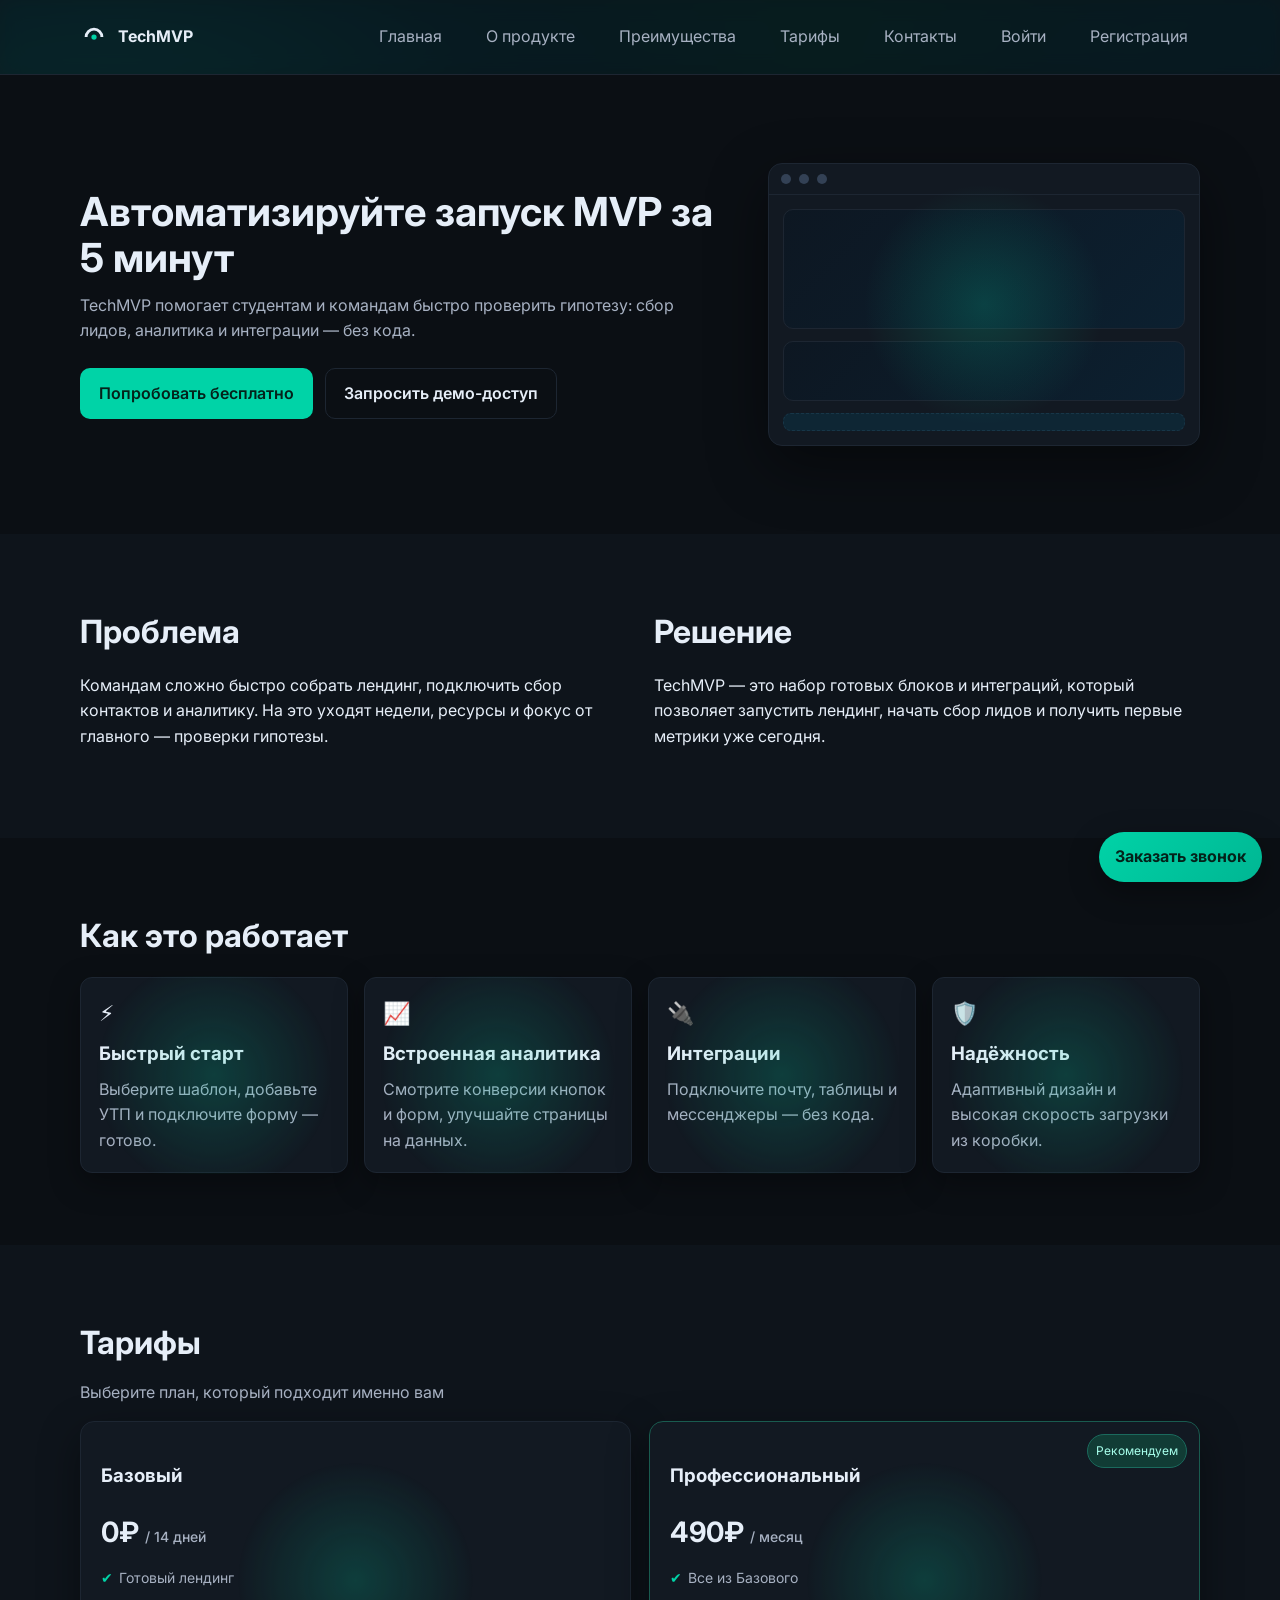
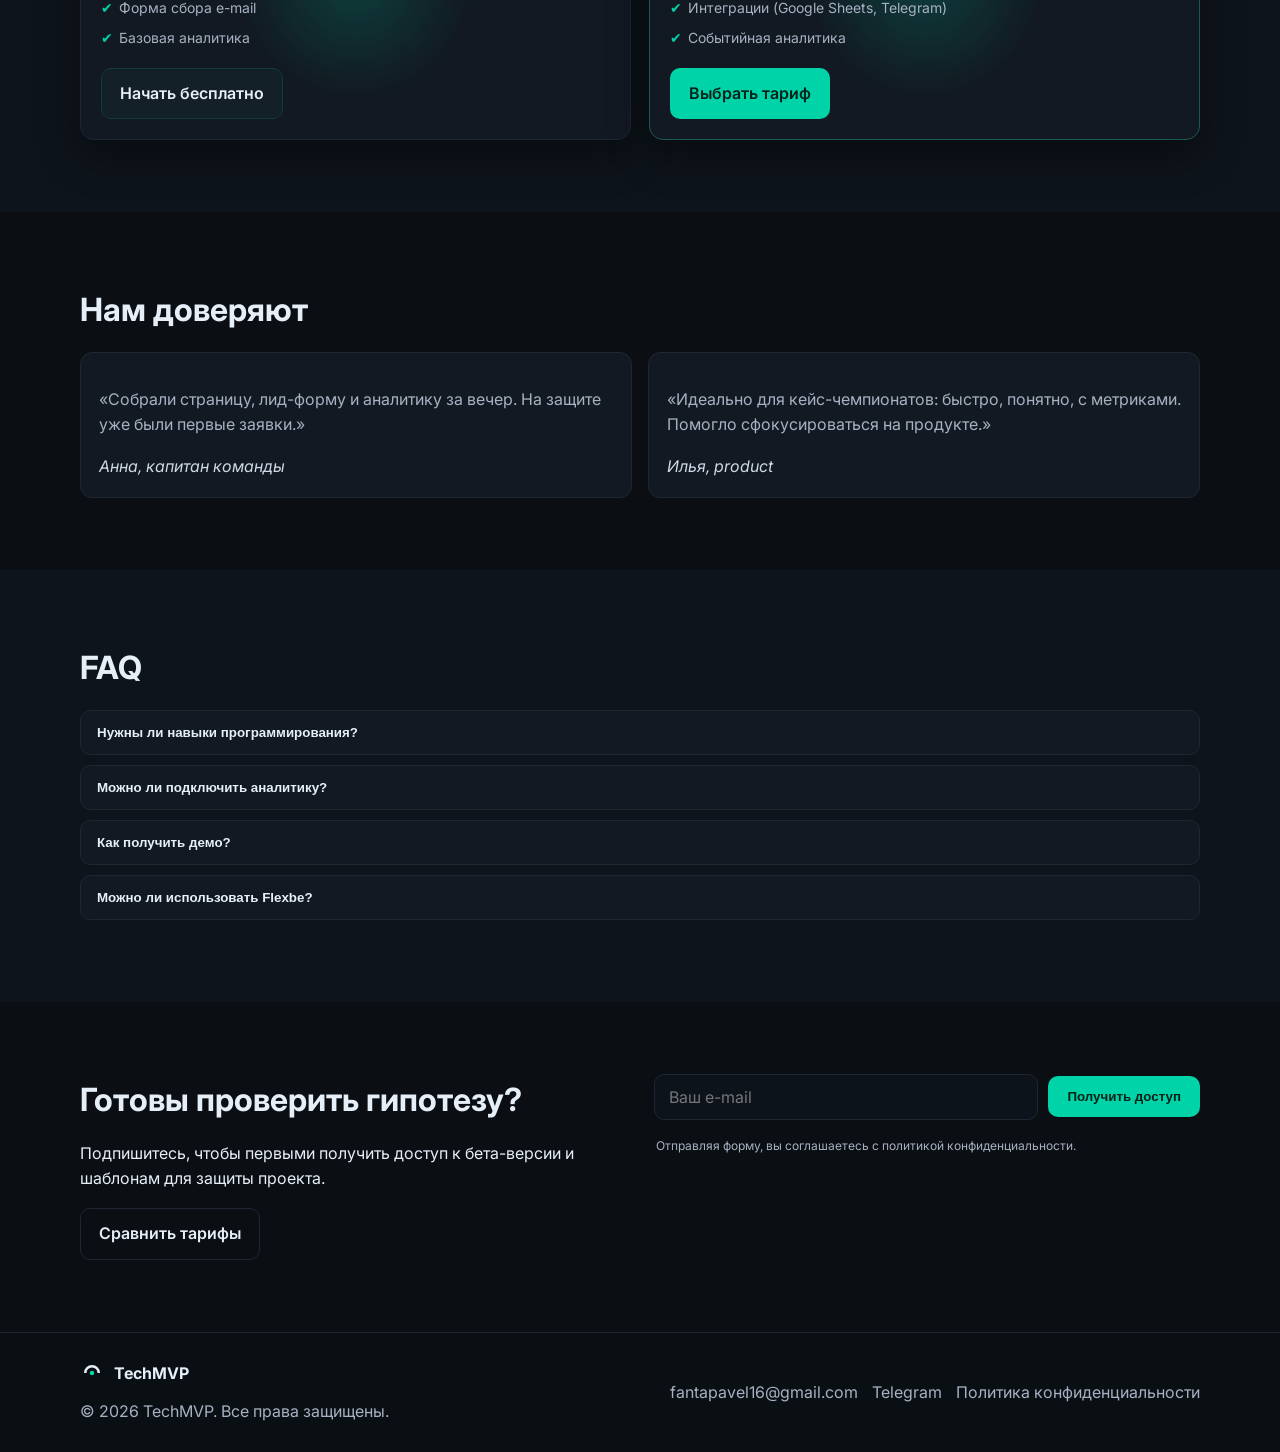
<file: index.html>
<!DOCTYPE html>
<html lang="ru">
  <head>
    <meta charset="utf-8" />
    <meta name="viewport" content="width=device-width, initial-scale=1" />
    <title>TechMVP — Технологический стартап</title>
    <meta name="description" content="TechMVP — запускайте и проверяйте гипотезы быстрее: автоматизация, аналитика и первые пользователи за 5 минут." />
    <link rel="preconnect" href="https://fonts.googleapis.com" />
    <link rel="preconnect" href="https://fonts.gstatic.com" crossorigin />
    <link href="https://fonts.googleapis.com/css2?family=Inter:wght@400;500;600;700&display=swap" rel="stylesheet" />
    <link rel="stylesheet" href="styles.css" />
  </head>
  <body>
    <div class="bg-3d"></div>
    <a class="skip-link" href="#main">Перейти к содержанию</a>

    <header class="header" id="header">
      <div class="container header__inner">
        <a href="#hero" class="logo" aria-label="TechMVP">
          <svg width="28" height="28" viewBox="0 0 24 24" fill="none" aria-hidden="true">
            <path d="M4 12a8 8 0 1 1 16 0l-2.5 0A5.5 5.5 0 1 0 6.5 12H4z" fill="currentColor"/>
            <circle cx="12" cy="12" r="2.25" fill="#00D3A7"/>
          </svg>
          <span>TechMVP</span>
        </a>

        <button class="nav-toggle" aria-controls="nav" aria-expanded="false" aria-label="Открыть меню">
          <span></span><span></span><span></span>
        </button>

        <nav class="nav" id="nav">
          <a href="#hero">Главная</a>
          <a href="#about">О продукте</a>
          <a href="#benefits">Преимущества</a>
          <a href="#pricing">Тарифы</a>
          <a href="#contacts">Контакты</a>
          <a href="/login.php">Войти</a>
          <a href="/register.php">Регистрация</a>
        </nav>
      </div>
    </header>

    <main id="main">
      <!-- Hero Section -->
      <section class="section hero" id="hero" aria-label="Первый экран">
        <div class="container hero__inner">
          <div class="hero__content">
            <h1 class="hero__title">Автоматизируйте запуск MVP за 5 минут</h1>
            <p class="hero__subtitle">TechMVP помогает студентам и командам быстро проверить гипотезу: сбор лидов, аналитика и интеграции — без кода.</p>
            <div class="hero__cta">
              <a href="#signup" class="button button--primary">Попробовать бесплатно</a>
              <a href="#demo" class="button button--ghost">Запросить демо-доступ</a>
            </div>
          </div>
          <div class="hero__visual scene" aria-hidden="true">
            <div class="mockup" data-tilt>
              <span class="glow"></span>
              <div class="mockup__top">
                <span></span><span></span><span></span>
              </div>
              <div class="mockup__body">
                <div class="mockup__card"></div>
                <div class="mockup__card mockup__card--alt"></div>
                <div class="mockup__rows"></div>
              </div>
            </div>
          </div>
        </div>
      </section>

      <!-- Problem / Solution -->
      <section class="section section--alt" id="about" aria-label="Проблема и решение">
        <div class="container grid-2">
          <div>
            <h2>Проблема</h2>
            <p>Командам сложно быстро собрать лендинг, подключить сбор контактов и аналитику. На это уходят недели, ресурсы и фокус от главного — проверки гипотезы.</p>
          </div>
          <div>
            <h2>Решение</h2>
            <p>TechMVP — это набор готовых блоков и интеграций, который позволяет запустить лендинг, начать сбор лидов и получить первые метрики уже сегодня.</p>
          </div>
        </div>
      </section>

      <!-- How it works / Benefits -->
      <section class="section" id="benefits" aria-label="Как это работает">
        <div class="container">
          <h2>Как это работает</h2>
          <div class="cards">
            <div class="card scene" data-tilt>
              <span class="glow"></span>
              <div class="card__icon">⚡</div>
              <h3>Быстрый старт</h3>
              <p>Выберите шаблон, добавьте УТП и подключите форму — готово.</p>
            </div>
            <div class="card scene" data-tilt>
              <span class="glow"></span>
              <div class="card__icon">📈</div>
              <h3>Встроенная аналитика</h3>
              <p>Смотрите конверсии кнопок и форм, улучшайте страницы на данных.</p>
            </div>
            <div class="card scene" data-tilt>
              <span class="glow"></span>
              <div class="card__icon">🔌</div>
              <h3>Интеграции</h3>
              <p>Подключите почту, таблицы и мессенджеры — без кода.</p>
            </div>
            <div class="card scene" data-tilt>
              <span class="glow"></span>
              <div class="card__icon">🛡️</div>
              <h3>Надёжность</h3>
              <p>Адаптивный дизайн и высокая скорость загрузки из коробки.</p>
            </div>
          </div>
        </div>
      </section>

      <!-- Pricing -->
      <section class="section section--alt" id="pricing" aria-label="Тарифы">
        <div class="container">
          <h2>Тарифы</h2>
          <p class="section__lead">Выберите план, который подходит именно вам</p>
          <div class="pricing">
            <div class="plan scene" data-tilt>
              <span class="glow"></span>
              <h3>Базовый</h3>
              <div class="price">0₽ <span>/ 14 дней</span></div>
              <ul class="features">
                <li>Готовый лендинг</li>
                <li>Форма сбора e-mail</li>
                <li>Базовая аналитика</li>
              </ul>
              <a href="#signup" class="button button--secondary">Начать бесплатно</a>
            </div>
            <div class="plan plan--pro scene" data-tilt>
              <span class="glow"></span>
              <div class="badge">Рекомендуем</div>
              <h3>Профессиональный</h3>
              <div class="price">490₽ <span>/ месяц</span></div>
              <ul class="features">
                <li>Все из Базового</li>
                <li>Интеграции (Google Sheets, Telegram)</li>
                <li>Событийная аналитика</li>
              </ul>
              <a href="#signup" class="button button--primary">Выбрать тариф</a>
            </div>
          </div>
        </div>
      </section>

      <!-- Social Proof -->
      <section class="section" id="social" aria-label="Социальное доказательство">
        <div class="container">
          <h2>Нам доверяют</h2>
          <div class="testimonials">
            <blockquote class="testimonial">
              <p>«Собрали страницу, лид-форму и аналитику за вечер. На защите уже были первые заявки.»</p>
              <cite>Анна, капитан команды</cite>
            </blockquote>
            <blockquote class="testimonial">
              <p>«Идеально для кейс-чемпионатов: быстро, понятно, с метриками. Помогло сфокусироваться на продукте.»</p>
              <cite>Илья, product</cite>
            </blockquote>
          </div>
        </div>
      </section>

      <!-- FAQ -->
      <section class="section section--alt" id="faq" aria-label="Частые вопросы">
        <div class="container">
          <h2>FAQ</h2>
          <div class="accordion" data-accordion>
            <div class="accordion__item">
              <button class="accordion__trigger">Нужны ли навыки программирования?</button>
              <div class="accordion__content"><p>Нет. Готовые блоки и формы позволяют запустить лендинг без кода.</p></div>
            </div>
            <div class="accordion__item">
              <button class="accordion__trigger">Можно ли подключить аналитику?</button>
              <div class="accordion__content"><p>Да. Событийная аналитика и конверсии форм доступны в Про-плане.</p></div>
            </div>
            <div class="accordion__item">
              <button class="accordion__trigger">Как получить демо?</button>
              <div class="accordion__content"><p>Нажмите «Запросить демо-доступ» и оставьте e-mail, мы свяжемся.</p></div>
            </div>
            <div class="accordion__item">
              <button class="accordion__trigger">Можно ли использовать Flexbe?</button>
              <div class="accordion__content"><p>Да. Структура блоков оптимизирована под быстрое воссоздание на Flexbe.</p></div>
            </div>
          </div>
        </div>
      </section>

      <!-- Final CTA + Signup -->
      <section class="section" id="signup" aria-label="Финальный призыв к действию">
        <div class="container grid-2">
          <div>
            <h2>Готовы проверить гипотезу?</h2>
            <p>Подпишитесь, чтобы первыми получить доступ к бета-версии и шаблонам для защиты проекта.</p>
            <a href="#pricing" class="button button--ghost">Сравнить тарифы</a>
          </div>
          <form class="form" action="https://formspree.io/f/mqazgkzb" method="POST">
            <label class="sr-only" for="email">Ваш e-mail</label>
            <input id="email" name="email" type="email" placeholder="Ваш e-mail" required />
            <button type="submit" class="button button--primary">Получить доступ</button>
            <p class="form__hint">Отправляя форму, вы соглашаетесь с <a href="/privacy.html">политикой конфиденциальности</a>.</p>
          </form>
        </div>
      </section>
    </main>

    <footer class="footer" id="contacts">
      <div class="container footer__inner">
        <div class="footer__brand">
          <a href="#hero" class="logo" aria-label="TechMVP">
            <svg width="24" height="24" viewBox="0 0 24 24" fill="none" aria-hidden="true">
              <path d="M4 12a8 8 0 1 1 16 0l-2.5 0A5.5 5.5 0 1 0 6.5 12H4z" fill="currentColor"/>
              <circle cx="12" cy="12" r="2.25" fill="#00D3A7"/>
            </svg>
            <span>TechMVP</span>
          </a>
          <p>© <span id="year"></span> TechMVP. Все права защищены.</p>
        </div>
        <div class="footer__links">
          <a href="mailto:team@example.com">fantapavel16@gmail.com</a>
          <a href="https://t.me/pb_bunny" target="_blank" rel="noopener">Telegram</a>
          <a href="#privacy">Политика конфиденциальности</a>
        </div>
      </div>
    </footer>

    <!-- Floating CTA -->
    <a href="https://t.me/pb_bunny" class="float-cta" target="_blank" rel="noopener" aria-label="Заказать звонок">Заказать звонок</a>

    <script src="script.js"></script>
  </body>
  </html>
</file>
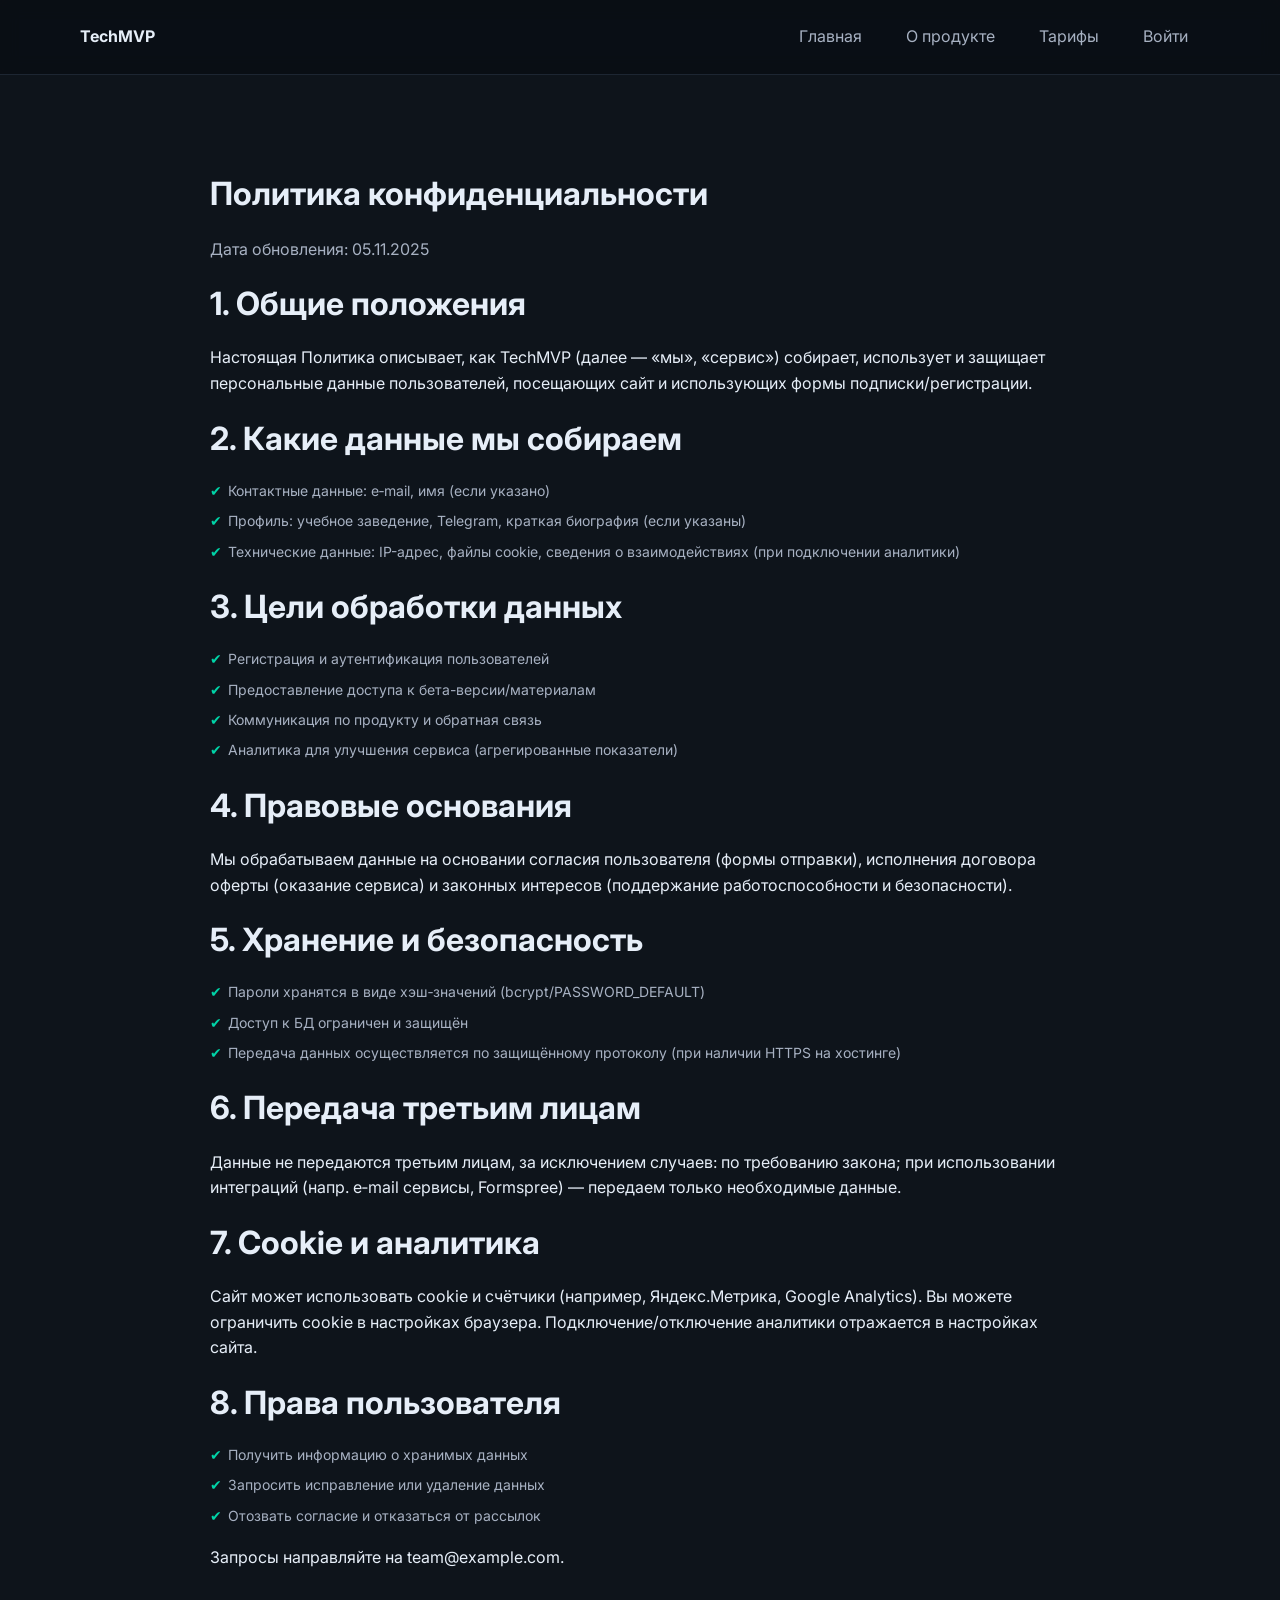
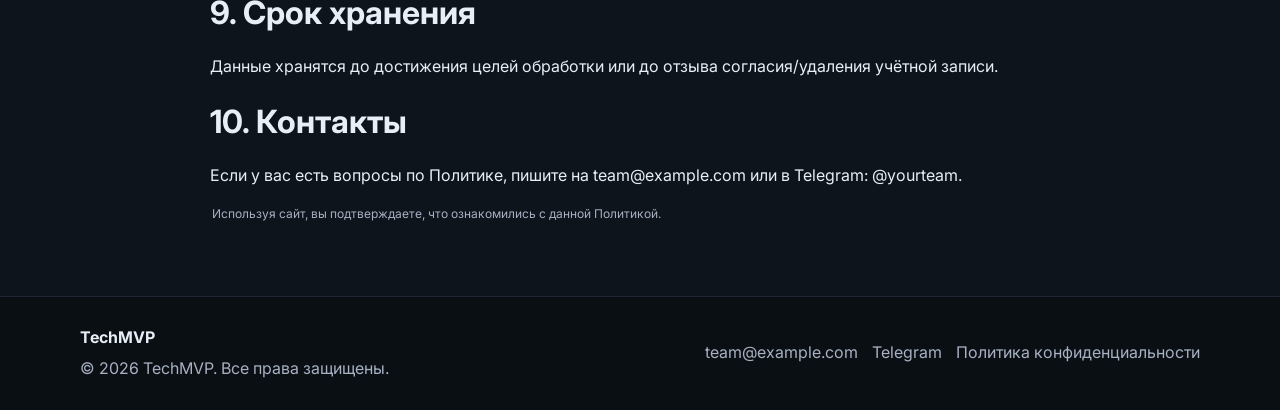
<file: privacy.html>
<!DOCTYPE html>
<html lang="ru">
  <head>
    <meta charset="utf-8" />
    <meta name="viewport" content="width=device-width, initial-scale=1" />
    <title>Политика конфиденциальности — TechMVP</title>
    <meta name="description" content="Политика конфиденциальности TechMVP: как мы собираем, используем и защищаем ваши данные." />
    <meta property="og:title" content="Политика конфиденциальности — TechMVP" />
    <meta property="og:description" content="Как мы собираем, используем и защищаем ваши данные." />
    <meta property="og:type" content="article" />
    <meta property="og:url" content="/privacy.html" />
    <link rel="preconnect" href="https://fonts.googleapis.com" />
    <link rel="preconnect" href="https://fonts.gstatic.com" crossorigin />
    <link href="https://fonts.googleapis.com/css2?family=Inter:wght@400;500;600;700&display=swap" rel="stylesheet" />
    <link rel="stylesheet" href="styles.css" />
  </head>
  <body>
    <header class="header">
      <div class="container header__inner">
        <a href="/index.php" class="logo" aria-label="TechMVP">TechMVP</a>
        <nav class="nav">
          <a href="/index.php#hero">Главная</a>
          <a href="/index.php#about">О продукте</a>
          <a href="/index.php#pricing">Тарифы</a>
          <a href="/login.php">Войти</a>
        </nav>
      </div>
    </header>

    <main class="section section--alt">
      <div class="container" style="max-width:860px;">
        <h1>Политика конфиденциальности</h1>
        <p class="section__lead">Дата обновления: 05.11.2025</p>

        <h2>1. Общие положения</h2>
        <p>Настоящая Политика описывает, как TechMVP (далее — «мы», «сервис») собирает, использует и защищает персональные данные пользователей, посещающих сайт и использующих формы подписки/регистрации.</p>

        <h2>2. Какие данные мы собираем</h2>
        <ul class="features">
          <li>Контактные данные: e‑mail, имя (если указано)</li>
          <li>Профиль: учебное заведение, Telegram, краткая биография (если указаны)</li>
          <li>Технические данные: IP-адрес, файлы cookie, сведения о взаимодействиях (при подключении аналитики)</li>
        </ul>

        <h2>3. Цели обработки данных</h2>
        <ul class="features">
          <li>Регистрация и аутентификация пользователей</li>
          <li>Предоставление доступа к бета-версии/материалам</li>
          <li>Коммуникация по продукту и обратная связь</li>
          <li>Аналитика для улучшения сервиса (агрегированные показатели)</li>
        </ul>

        <h2>4. Правовые основания</h2>
        <p>Мы обрабатываем данные на основании согласия пользователя (формы отправки), исполнения договора оферты (оказание сервиса) и законных интересов (поддержание работоспособности и безопасности).</p>

        <h2>5. Хранение и безопасность</h2>
        <ul class="features">
          <li>Пароли хранятся в виде хэш‑значений (bcrypt/PASSWORD_DEFAULT)</li>
          <li>Доступ к БД ограничен и защищён</li>
          <li>Передача данных осуществляется по защищённому протоколу (при наличии HTTPS на хостинге)</li>
        </ul>

        <h2>6. Передача третьим лицам</h2>
        <p>Данные не передаются третьим лицам, за исключением случаев: по требованию закона; при использовании интеграций (напр. e‑mail сервисы, Formspree) — передаем только необходимые данные.</p>

        <h2>7. Cookie и аналитика</h2>
        <p>Сайт может использовать cookie и счётчики (например, Яндекс.Метрика, Google Analytics). Вы можете ограничить cookie в настройках браузера. Подключение/отключение аналитики отражается в настройках сайта.</p>

        <h2>8. Права пользователя</h2>
        <ul class="features">
          <li>Получить информацию о хранимых данных</li>
          <li>Запросить исправление или удаление данных</li>
          <li>Отозвать согласие и отказаться от рассылок</li>
        </ul>
        <p>Запросы направляйте на <a href="mailto:team@example.com">team@example.com</a>.</p>

        <h2>9. Срок хранения</h2>
        <p>Данные хранятся до достижения целей обработки или до отзыва согласия/удаления учётной записи.</p>

        <h2>10. Контакты</h2>
        <p>Если у вас есть вопросы по Политике, пишите на <a href="mailto:team@example.com">team@example.com</a> или в Telegram: <a href="https://t.me/yourteam" target="_blank" rel="noopener">@yourteam</a>.</p>

        <p class="form__hint">Используя сайт, вы подтверждаете, что ознакомились с данной Политикой.</p>
      </div>
    </main>

    <footer class="footer">
      <div class="container footer__inner">
        <div class="footer__brand">
          <a href="/index.php" class="logo">TechMVP</a>
          <p>© <span id="year"></span> TechMVP. Все права защищены.</p>
        </div>
        <div class="footer__links">
          <a href="mailto:team@example.com">team@example.com</a>
          <a href="https://t.me/yourteam" target="_blank" rel="noopener">Telegram</a>
          <a href="/privacy.html">Политика конфиденциальности</a>
        </div>
      </div>
    </footer>

    <script src="script.js"></script>
  </body>
  </html>
</file>
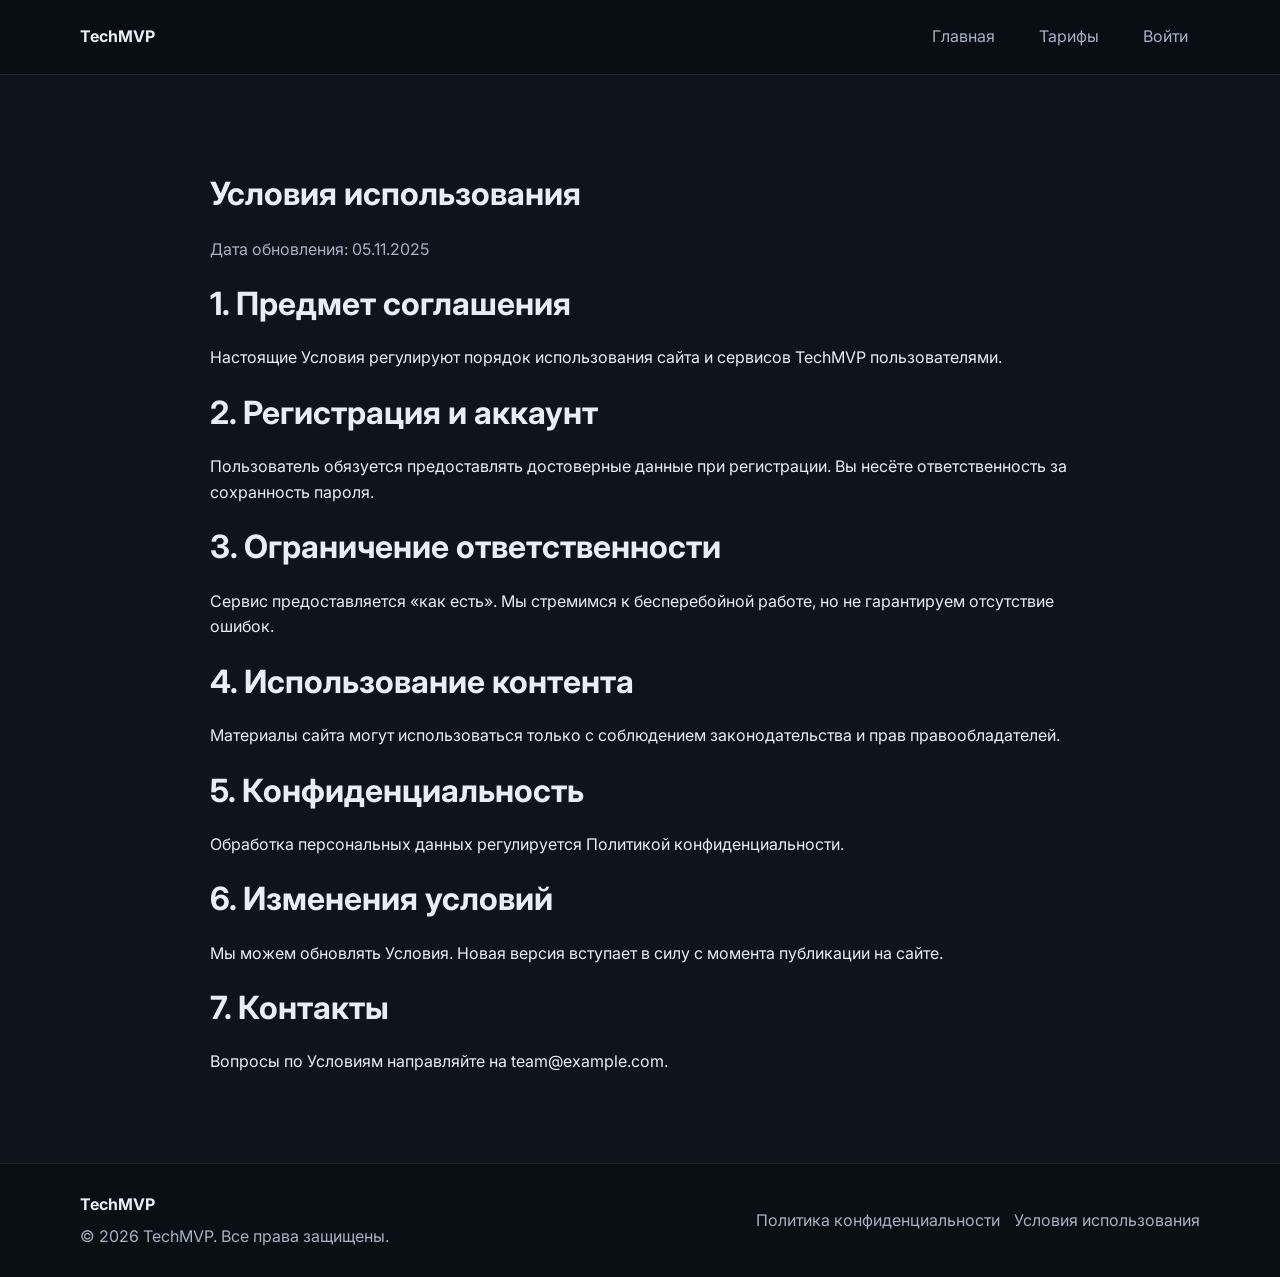
<file: terms.html>
<!DOCTYPE html>
<html lang="ru">
  <head>
    <meta charset="utf-8" />
    <meta name="viewport" content="width=device-width, initial-scale=1" />
    <title>Условия использования — TechMVP</title>
    <meta name="description" content="Пользовательское соглашение и условия использования сервиса TechMVP." />
    <meta property="og:title" content="Условия использования — TechMVP" />
    <meta property="og:description" content="Пользовательское соглашение и условия использования сервиса." />
    <meta property="og:type" content="article" />
    <meta property="og:url" content="/terms.html" />
    <link rel="preconnect" href="https://fonts.googleapis.com" />
    <link rel="preconnect" href="https://fonts.gstatic.com" crossorigin />
    <link href="https://fonts.googleapis.com/css2?family=Inter:wght@400;500;600;700&display=swap" rel="stylesheet" />
    <link rel="stylesheet" href="styles.css" />
  </head>
  <body>
    <header class="header">
      <div class="container header__inner">
        <a href="/index.php" class="logo" aria-label="TechMVP">TechMVP</a>
        <nav class="nav">
          <a href="/index.php#hero">Главная</a>
          <a href="/index.php#pricing">Тарифы</a>
          <a href="/login.php">Войти</a>
        </nav>
      </div>
    </header>
    <main class="section section--alt">
      <div class="container" style="max-width:860px;">
        <h1>Условия использования</h1>
        <p class="section__lead">Дата обновления: 05.11.2025</p>
        <h2>1. Предмет соглашения</h2>
        <p>Настоящие Условия регулируют порядок использования сайта и сервисов TechMVP пользователями.</p>
        <h2>2. Регистрация и аккаунт</h2>
        <p>Пользователь обязуется предоставлять достоверные данные при регистрации. Вы несёте ответственность за сохранность пароля.</p>
        <h2>3. Ограничение ответственности</h2>
        <p>Сервис предоставляется «как есть». Мы стремимся к бесперебойной работе, но не гарантируем отсутствие ошибок.</p>
        <h2>4. Использование контента</h2>
        <p>Материалы сайта могут использоваться только с соблюдением законодательства и прав правообладателей.</p>
        <h2>5. Конфиденциальность</h2>
        <p>Обработка персональных данных регулируется <a href="/privacy.html">Политикой конфиденциальности</a>.</p>
        <h2>6. Изменения условий</h2>
        <p>Мы можем обновлять Условия. Новая версия вступает в силу с момента публикации на сайте.</p>
        <h2>7. Контакты</h2>
        <p>Вопросы по Условиям направляйте на <a href="mailto:team@example.com">team@example.com</a>.</p>
      </div>
    </main>
    <footer class="footer">
      <div class="container footer__inner">
        <div class="footer__brand">
          <a href="/index.php" class="logo">TechMVP</a>
          <p>© <span id="year"></span> TechMVP. Все права защищены.</p>
        </div>
        <div class="footer__links">
          <a href="/privacy.html">Политика конфиденциальности</a>
          <a href="/terms.html">Условия использования</a>
        </div>
      </div>
    </footer>
    <script src="script.js"></script>
  </body>
  </html>
</file>
<file: styles.css>
:root{--bg:#0b0f14;--bg-alt:#0e141b;--text:#e6eef8;--muted:#a7b1c2;--primary:#00d3a7;--primary-700:#00b693;--card:#121922;--stroke:#1d2632;--shadow:0 10px 30px rgba(0,0,0,.35)}
*{box-sizing:border-box}
html,body{margin:0;padding:0}
body{font-family:Inter,system-ui,-apple-system,Segoe UI,Roboto,Arial,sans-serif;background:var(--bg);color:var(--text);line-height:1.6}
.bg-3d{position:fixed;inset:0;z-index:-2;overflow:hidden;pointer-events:none}
.bg-3d:before,.bg-3d:after{content:"";position:absolute;inset:-20%;filter:blur(60px);opacity:.35;animation:floatBg 18s ease-in-out infinite alternate}
.bg-3d:before{background:radial-gradient(40% 40% at 20% 30%, #00d3a7 0%, rgba(0,211,167,0) 60%), radial-gradient(40% 40% at 80% 70%, #4f46e5 0%, rgba(79,70,229,0) 60%)}
.bg-3d:after{background:conic-gradient(from 0deg at 60% 40%, rgba(0,211,167,.6), rgba(79,70,229,.5), rgba(0,211,167,.6));mix-blend-mode:screen;animation-duration:24s}
@keyframes floatBg{0%{transform:translate3d(0,0,0) scale(1)}100%{transform:translate3d(2%, -2%, 0) scale(1.05)}}

/* 3D Scene helpers */
.scene{perspective:900px;transform-style:preserve-3d}
[data-tilt]{transform:rotateX(0) rotateY(0) translateZ(0);transform-style:preserve-3d;transition:transform .2s ease, box-shadow .2s ease}
[data-tilt] .glow{position:absolute;inset:-2px;border-radius:inherit;background:radial-gradient(200px 200px at var(--mx,50%) var(--my,50%), rgba(0,211,167,.25), transparent 60%);pointer-events:none;opacity:.8}

img{max-width:100%;display:block}
a{color:inherit;text-decoration:none}
.nav a:focus,.button:focus,.form input:focus,.accordion__trigger:focus{outline:2px solid var(--primary);outline-offset:2px}
.container{width:min(1120px,92%);margin:0 auto}

.skip-link{position:absolute;left:-9999px;top:auto;width:1px;height:1px;overflow:hidden}
.skip-link:focus{position:fixed;left:16px;top:16px;width:auto;height:auto;padding:8px 12px;background:#fff;color:#000;border-radius:8px;z-index:1000}

/* Header */
.header{position:sticky;top:0;z-index:100;background:rgba(11,15,20,.7);backdrop-filter:saturate(180%) blur(10px);border-bottom:1px solid var(--stroke)}
.header__inner{display:flex;align-items:center;justify-content:space-between;padding:14px 0}
.logo{display:inline-flex;align-items:center;gap:10px;font-weight:700}
.nav{display:flex;gap:20px}
.nav a{padding:10px 12px;border-radius:8px;color:var(--muted)}
.nav a:hover{background:var(--card);color:var(--text)}
.nav-toggle{display:none;background:none;border:0;cursor:pointer;padding:8px}
.nav-toggle span{display:block;width:22px;height:2px;background:#cbd5e1;margin:5px 0;border-radius:2px}

/* Sections */
.section{padding:72px 0;background:var(--bg)}
.section--alt{background:var(--bg-alt)}
.section h2{font-size:32px;margin:0 0 16px}
.section__lead{color:var(--muted);margin-top:-4px}

/* Hero */
.hero{padding:88px 0;position:relative}
.hero__inner{display:grid;grid-template-columns:1.2fr .8fr;gap:40px;align-items:center}
.hero__title{font-size:40px;line-height:1.15;margin:0 0 12px}
.hero__subtitle{color:var(--muted);margin:0 0 24px}
.hero__cta{display:flex;gap:12px;flex-wrap:wrap}
.button{display:inline-flex;align-items:center;justify-content:center;padding:12px 18px;border-radius:10px;border:1px solid var(--stroke);background:transparent;color:var(--text);font-weight:600;transition:.2s}
.button--primary{background:var(--primary);color:#04221a;border-color:transparent}
.button--primary:hover{background:var(--primary-700)}
.button--secondary{background:#132027;border-color:#113c35}
.button--ghost{background:transparent}
.button--ghost:hover{background:var(--card)}

/* Mockup */
.mockup{background:var(--card);border:1px solid var(--stroke);border-radius:14px;box-shadow:0 20px 60px rgba(0,0,0,.45);overflow:hidden;position:relative}
.mockup__top{display:flex;gap:8px;padding:10px 12px;border-bottom:1px solid var(--stroke)}
.mockup__top span{width:10px;height:10px;border-radius:50%;background:#334155}
.mockup__body{padding:14px}
.mockup__card{height:120px;background:linear-gradient(135deg,#0d1722,#0c2030);border:1px solid var(--stroke);border-radius:10px;margin-bottom:12px}
.mockup__card--alt{height:60px}
.mockup__rows{height:18px;background:#0e2634;border:1px dashed #173648;border-radius:8px}
.mockup:after{content:"";position:absolute;inset:0;background:linear-gradient(120deg, rgba(255,255,255,0) 0%, rgba(255,255,255,.06) 40%, rgba(255,255,255,0) 100%);transform:translateX(-150%) rotate(5deg);animation:shine 6s infinite linear}
@keyframes shine{0%{transform:translateX(-150%) rotate(5deg)}100%{transform:translateX(150%) rotate(5deg)}}

/* Grids */
.grid-2{display:grid;grid-template-columns:1fr 1fr;gap:28px;align-items:start}

/* Cards */
.cards{display:grid;grid-template-columns:repeat(4,1fr);gap:16px}
.card{background:var(--card);border:1px solid var(--stroke);border-radius:12px; padding:18px;position:relative}
.card[data-tilt]{box-shadow:0 10px 30px rgba(0,0,0,.35)}
.card__icon{font-size:22px}
.card h3{margin:8px 0}
.card p{color:var(--muted);margin:0}

/* Pricing */
.pricing{display:grid;grid-template-columns:repeat(2,1fr);gap:18px}
.plan{position:relative;background:var(--card);border:1px solid var(--stroke);border-radius:14px;padding:20px}
.plan[data-tilt]{box-shadow:0 14px 40px rgba(0,0,0,.4)}
.plan--pro{border-color:#195b4f;box-shadow:0 0 0 1px #195b4f inset, var(--shadow)}
.plan__subtitle{color:var(--muted);font-size:14px;margin:-4px 0 12px;line-height:1.5}
.plan__note{color:var(--muted);font-size:12px;text-align:center;margin-top:12px;line-height:1.5}
.badge{position:absolute;top:12px;right:12px;background:#113c35;color:#a7ffeb;font-size:12px;padding:6px 8px;border-radius:999px;border:1px solid #1b6a5d}
.price{font-size:28px;font-weight:700;margin:6px 0 8px}
.price span{font-size:14px;color:var(--muted);font-weight:500}
.features{list-style:none;padding:0;margin:12px 0 18px}
.features li{padding-left:18px;position:relative;margin:8px 0;color:var(--muted);font-size:14px;line-height:1.6}
.features li:before{content:"✔";position:absolute;left:0;top:0;color:var(--primary)}
.features--negative li:before{content:"✗";color:#ef4444}
/* Comparison */
.comparison{display:grid;grid-template-columns:repeat(2,1fr);gap:18px;margin-top:24px}
.comparison__item{background:var(--card);border:1px solid var(--stroke);border-radius:12px;padding:20px}
.comparison__item--highlight{border-color:#195b4f;box-shadow:0 0 0 1px #195b4f inset}
.comparison__item h3{margin:0 0 16px;font-size:20px}
.comparison__item .features{margin:0}

/* Testimonials */
.testimonials{display:grid;grid-template-columns:1fr 1fr;gap:16px}
.testimonial{margin:0;background:var(--card);border:1px solid var(--stroke);border-radius:12px;padding:18px;color:var(--muted)}
.testimonial cite{display:block;margin-top:10px;color:#d0d8e6}

/* Partners & Team */
.partners{display:grid;grid-template-columns:repeat(5,1fr);gap:16px;align-items:center;opacity:.85}
.partners img{max-height:34px;width:auto;filter:grayscale(1);opacity:.8}
.team{display:grid;grid-template-columns:repeat(3,1fr);gap:16px}
.member{background:var(--card);border:1px solid var(--stroke);border-radius:12px;padding:16px;text-align:center}
.member img{border-radius:10px;width:100%;height:auto;aspect-ratio:4/3;object-fit:cover}
.member h4{margin:10px 0 6px}

/* Accordion */
.accordion__item{border:1px solid var(--stroke);border-radius:10px;background:var(--card);overflow:hidden;margin-bottom:10px}
.accordion__trigger{width:100%;text-align:left;background:transparent;color:var(--text);border:0;padding:14px 16px;font-weight:600;cursor:pointer}
.accordion__content{max-height:0;overflow:hidden;transition:max-height .25s ease;padding:0 16px}
.accordion__item.active .accordion__content{padding:0 16px 12px}
.accordion__content p{color:var(--muted)}

/* Form */
.form{display:flex;gap:10px;flex-wrap:wrap;align-items:center}
.form input{flex:1 1 260px;background:#0c131b;border:1px solid var(--stroke);border-radius:10px;color:var(--text);padding:12px 14px;outline:none}
.form__hint{width:100%;color:var(--muted);font-size:12px;margin:6px 2px 0}
.sr-only{position:absolute;width:1px;height:1px;overflow:hidden;clip:rect(1px,1px,1px,1px);white-space:nowrap}
.form input[type="text"],.form input[type="email"],.form input[type="password"],.form input[type="tel"],.form textarea,.form select{font-family:inherit;font-size:inherit}
.form input:focus,.form textarea:focus,.form select:focus{outline:2px solid var(--primary);outline-offset:2px}

/* Footer */
.footer{background:#0a0f14;border-top:1px solid var(--stroke);padding:28px 0}
.footer__inner{display:flex;align-items:center;justify-content:space-between;gap:16px;flex-wrap:wrap}
.footer__brand p{color:var(--muted);margin:6px 0 0}
.footer__links{display:flex;gap:14px;flex-wrap:wrap}
.footer__links a{color:var(--muted)}
.footer__links a:hover{color:var(--text)}

/* Floating CTA */
.float-cta{position:fixed;right:18px;bottom:18px;z-index:90;background:linear-gradient(135deg,#00d3a7,#00b693);color:#04221a;padding:12px 16px;border-radius:999px;font-weight:700;box-shadow:var(--shadow);border:0}
.float-cta:hover{filter:brightness(1.05)}

/* Responsive */
@media (max-width: 960px){
  .hero__inner{grid-template-columns:1fr}
  .cards{grid-template-columns:repeat(2,1fr)}
  .testimonials{grid-template-columns:1fr}
}
@media (max-width: 720px){
  .cards{grid-template-columns:1fr}
  .grid-2{grid-template-columns:1fr}
  .pricing{grid-template-columns:1fr}
  .comparison{grid-template-columns:1fr}
  .nav{position:fixed;inset:60px 0 auto 0;display:none;background:rgba(9,12,16,.98);border-bottom:1px solid var(--stroke);padding:12px 16px;gap:0}
  .nav a{display:block;padding:12px 8px;border-radius:8px}
  .nav.is-open{display:block}
  .nav-toggle{display:inline-block}
}

/* Modal */
.modal{position:fixed;inset:0;z-index:10000;display:none;align-items:center;justify-content:center;padding:20px}
.modal__overlay{position:absolute;inset:0;background:rgba(0,0,0,.75);backdrop-filter:blur(4px);cursor:pointer}
.modal__content{position:relative;background:var(--bg);border:1px solid var(--stroke);border-radius:16px;padding:32px;max-width:900px;max-height:90vh;overflow-y:auto;width:100%;box-shadow:0 20px 60px rgba(0,0,0,.5);z-index:10001}
.modal__close{position:absolute;top:16px;right:16px;background:transparent;border:0;color:var(--muted);font-size:32px;line-height:1;cursor:pointer;width:40px;height:40px;display:flex;align-items:center;justify-content:center;border-radius:8px;transition:.2s;z-index:10002}
.modal__close:hover{background:var(--card);color:var(--text)}
.modal__features{display:flex;flex-direction:column;gap:24px;margin-top:24px}
.modal__feature{display:flex;gap:16px;padding:20px;background:var(--card);border:1px solid var(--stroke);border-radius:12px}
.modal__feature-icon{font-size:32px;flex-shrink:0}
.modal__feature h3{margin:0 0 8px;font-size:18px}
.modal__feature p{color:var(--muted);margin:0 0 12px;font-size:14px;line-height:1.6}
.modal__feature .features{margin:0;font-size:14px}
@media (max-width: 720px){
  .modal{padding:12px}
  .modal__content{padding:24px 20px}
  .modal__feature{flex-direction:column;gap:12px}
}

/* Respect reduced motion: tone down animations */
@media (prefers-reduced-motion: reduce){
  .bg-3d:before,.bg-3d:after{animation:none}
  .mockup:after{animation:none}
  [data-tilt]{transition:none}
}
</file>
